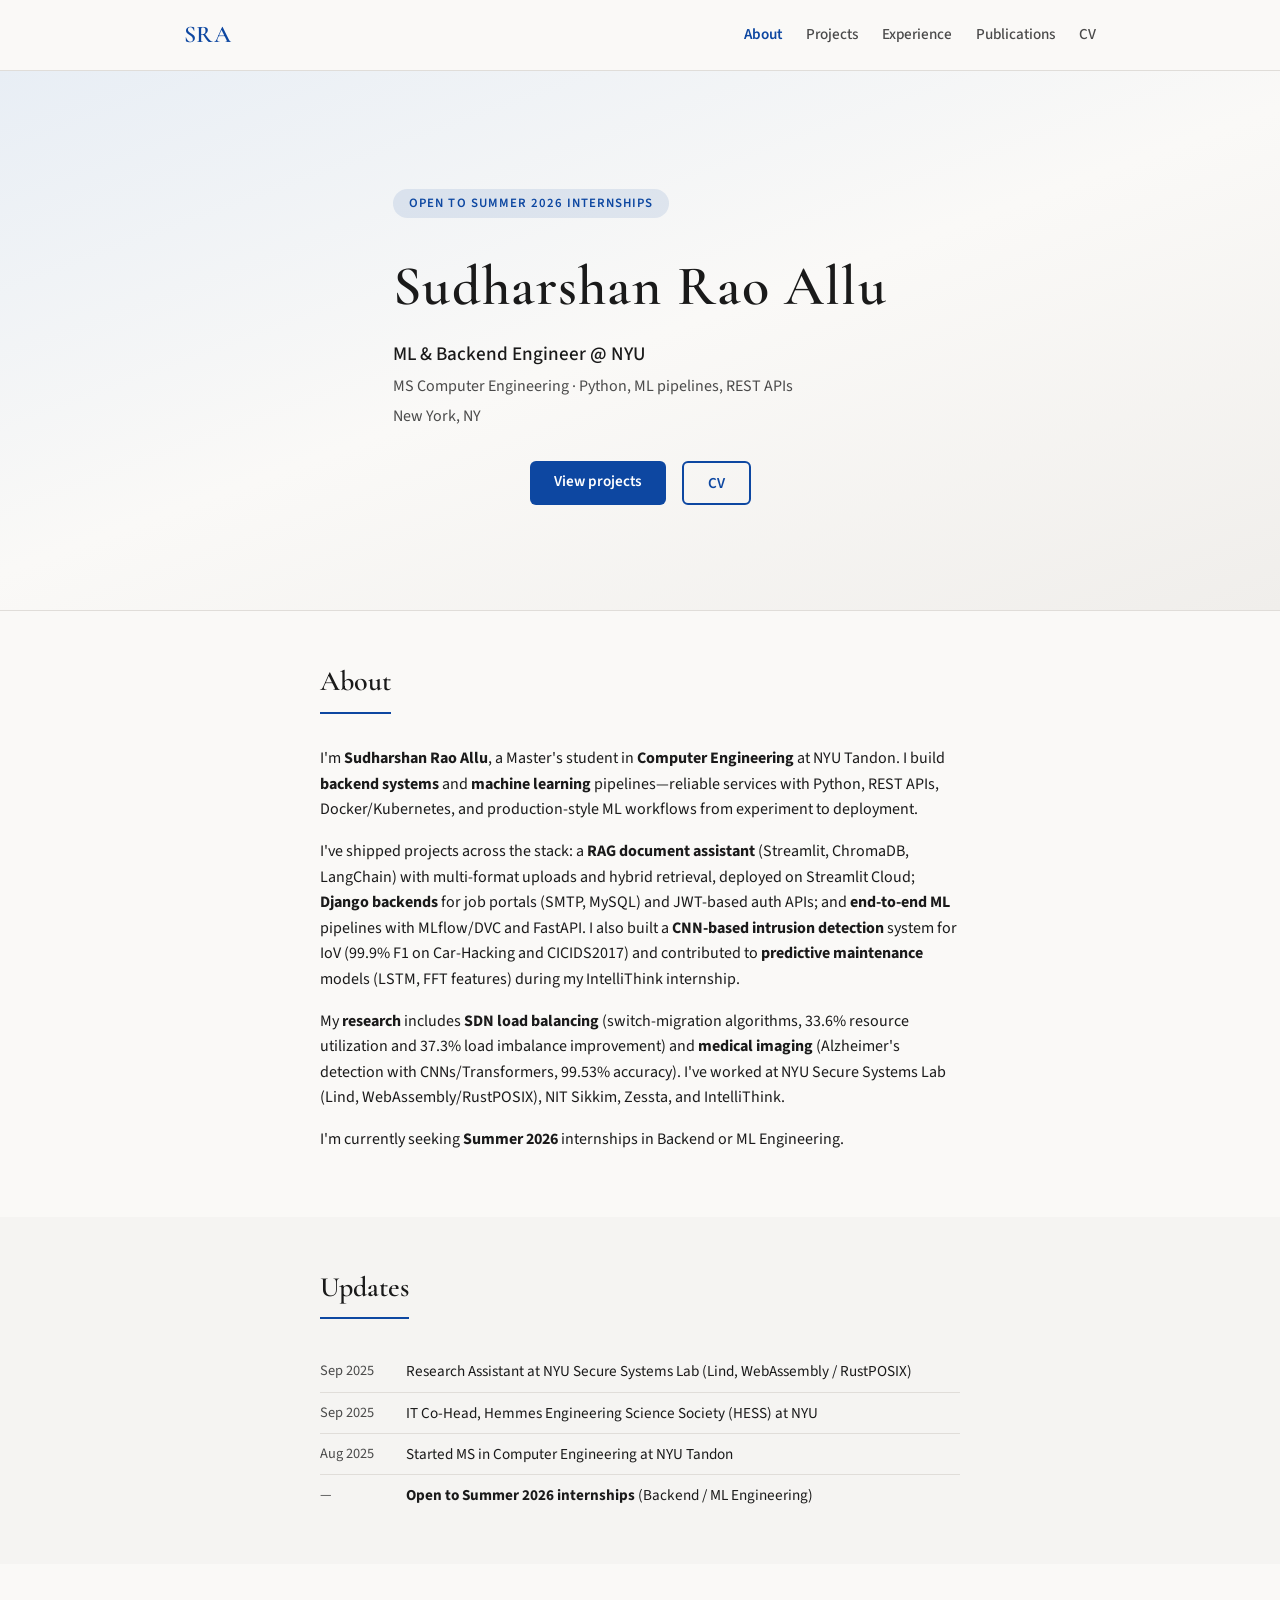
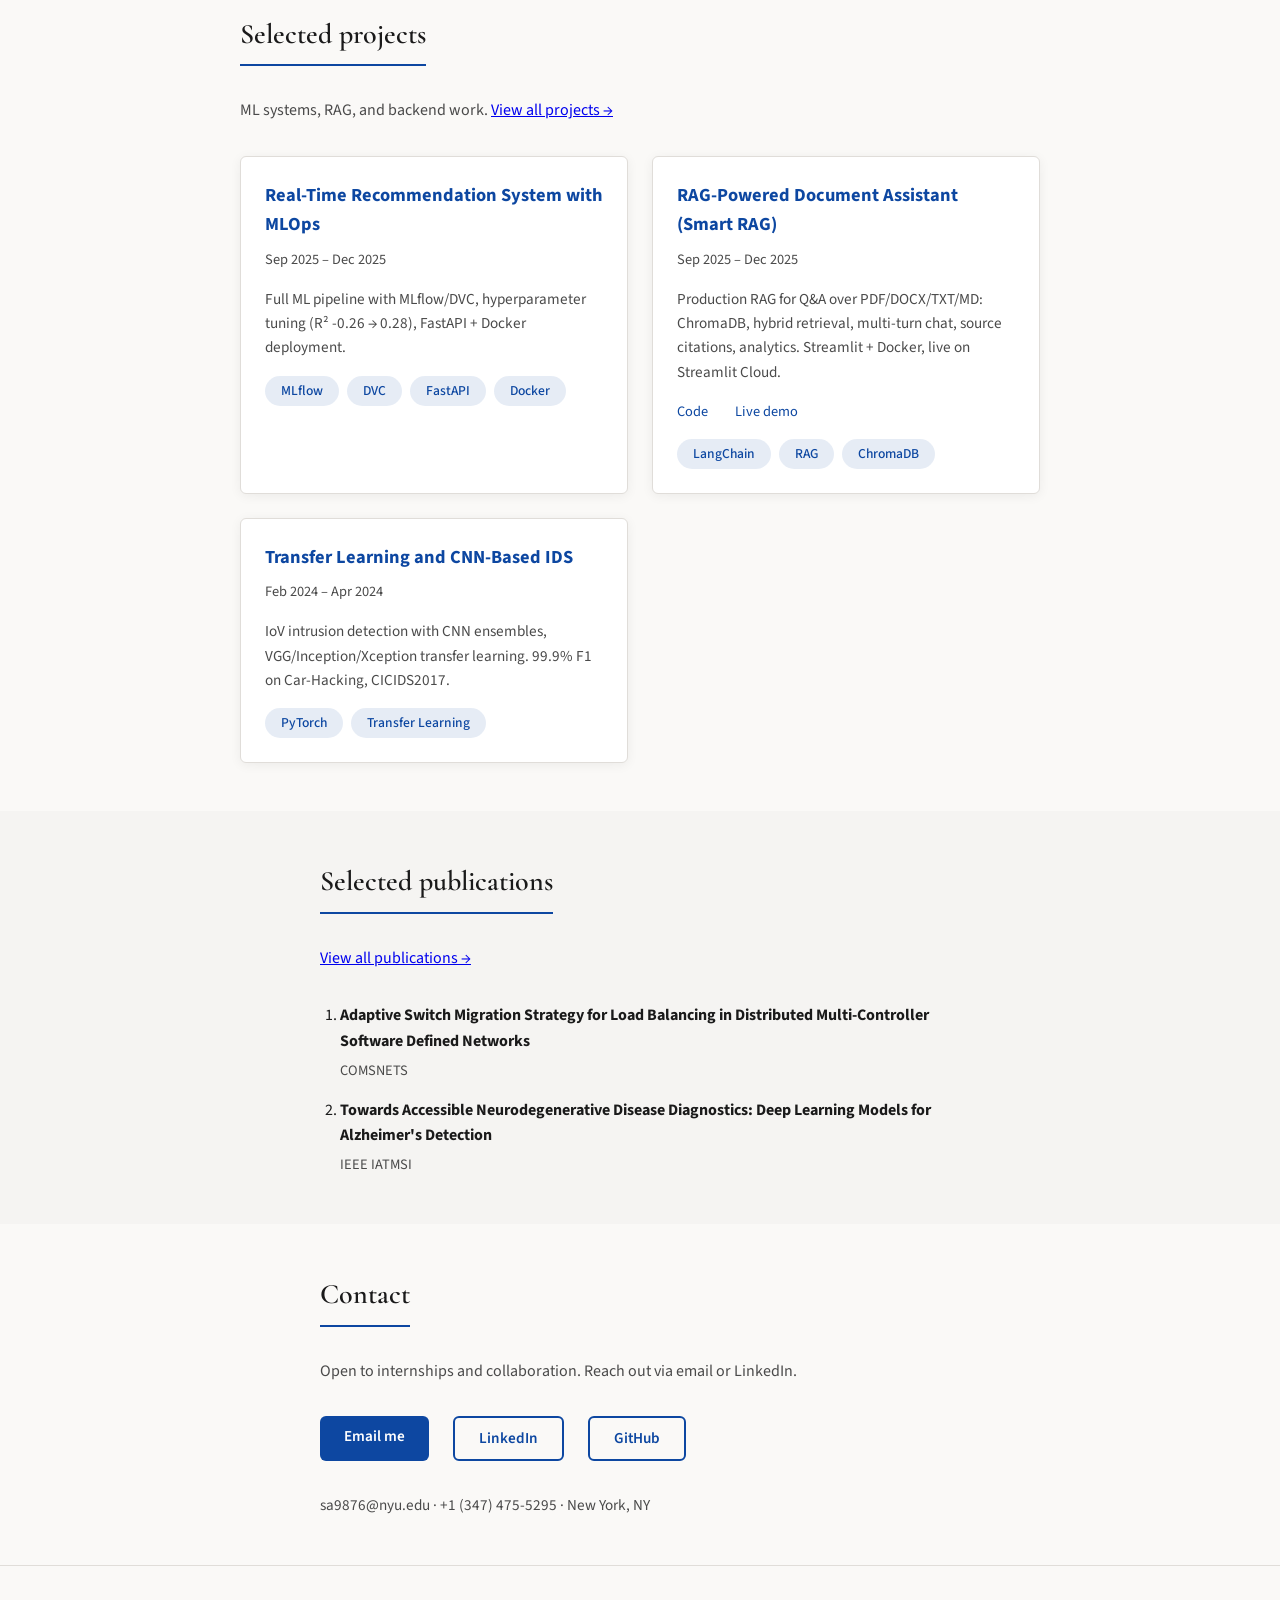
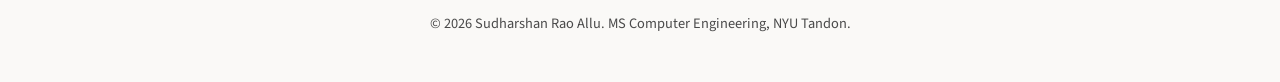
<file: index.html>
<!DOCTYPE html>
<html lang="en">
<head>
  <meta charset="UTF-8">
  <meta name="viewport" content="width=device-width, initial-scale=1.0">
  <title>Sudharshan Rao Allu | ML & Backend Engineer | NYU</title>
  <meta name="description" content="Sudharshan Rao Allu — MS Computer Engineering @ NYU. ML & Backend Engineer. Portfolio.">
  <link rel="preconnect" href="https://fonts.googleapis.com">
  <link rel="preconnect" href="https://fonts.gstatic.com" crossorigin>
  <link href="https://fonts.googleapis.com/css2?family=Cormorant+Garamond:ital,wght@0,400;0,600;1,400&family=Source+Sans+3:wght@400;500;600;700&display=swap" rel="stylesheet">
  <link rel="stylesheet" href="styles.css">
</head>
<body class="page-about">
  <header class="site-header" id="header">
    <nav class="nav" aria-label="Main navigation">
      <a href="index.html" class="nav-logo">SRA</a>
      <button class="nav-toggle" aria-label="Toggle menu" aria-expanded="false">
        <span></span><span></span><span></span>
      </button>
      <ul class="nav-links">
        <li><a href="index.html">About</a></li>
        <li><a href="projects.html">Projects</a></li>
        <li><a href="experience.html">Experience</a></li>
        <li><a href="publications.html">Publications</a></li>
        <li><a href="cv.html">CV</a></li>
      </ul>
    </nav>
  </header>

  <main>
    <section class="hero hero-compact" id="hero">
      <div class="container">
        <p class="hero-badge">Open to Summer 2026 internships</p>
        <h1 class="hero-name">Sudharshan Rao Allu</h1>
        <p class="hero-tagline">ML & Backend Engineer @ NYU</p>
        <p class="hero-subtitle">MS Computer Engineering · Python, ML pipelines, REST APIs</p>
        <p class="hero-location">New York, NY</p>
        <div class="hero-cta">
          <a href="projects.html" class="btn btn-primary">View projects</a>
          <a href="cv.html" class="btn btn-secondary">CV</a>
        </div>
      </div>
    </section>

    <section class="section">
      <div class="container container-narrow">
        <h2 class="section-title">About</h2>
        <div class="about-content">
          <p>I'm <strong>Sudharshan Rao Allu</strong>, a Master's student in <strong>Computer Engineering</strong> at NYU Tandon. I build <strong>backend systems</strong> and <strong>machine learning</strong> pipelines—reliable services with Python, REST APIs, Docker/Kubernetes, and production-style ML workflows from experiment to deployment.</p>
          <p>I've shipped projects across the stack: a <strong>RAG document assistant</strong> (Streamlit, ChromaDB, LangChain) with multi-format uploads and hybrid retrieval, deployed on Streamlit Cloud; <strong>Django backends</strong> for job portals (SMTP, MySQL) and JWT-based auth APIs; and <strong>end-to-end ML</strong> pipelines with MLflow/DVC and FastAPI. I also built a <strong>CNN-based intrusion detection</strong> system for IoV (99.9% F1 on Car-Hacking and CICIDS2017) and contributed to <strong>predictive maintenance</strong> models (LSTM, FFT features) during my IntelliThink internship.</p>
          <p>My <strong>research</strong> includes <strong>SDN load balancing</strong> (switch-migration algorithms, 33.6% resource utilization and 37.3% load imbalance improvement) and <strong>medical imaging</strong> (Alzheimer's detection with CNNs/Transformers, 99.53% accuracy). I've worked at NYU Secure Systems Lab (Lind, WebAssembly/RustPOSIX), NIT Sikkim, Zessta, and IntelliThink.</p>
          <p>I'm currently seeking <strong>Summer 2026</strong> internships in Backend or ML Engineering.</p>
        </div>
      </div>
    </section>

    <section class="section alt-bg">
      <div class="container container-narrow">
        <h2 class="section-title">Updates</h2>
        <div class="updates-table-wrap">
          <table class="updates-table">
            <tbody>
              <tr>
                <td class="updates-date">Sep 2025</td>
                <td>Research Assistant at NYU Secure Systems Lab (Lind, WebAssembly / RustPOSIX)</td>
              </tr>
              <tr>
                <td class="updates-date">Sep 2025</td>
                <td>IT Co-Head, Hemmes Engineering Science Society (HESS) at NYU</td>
              </tr>
              <tr>
                <td class="updates-date">Aug 2025</td>
                <td>Started MS in Computer Engineering at NYU Tandon</td>
              </tr>
              <tr>
                <td class="updates-date">—</td>
                <td><strong>Open to Summer 2026 internships</strong> (Backend / ML Engineering)</td>
              </tr>
            </tbody>
          </table>
        </div>
      </div>
    </section>

    <section class="section">
      <div class="container">
        <h2 class="section-title">Selected projects</h2>
        <p class="section-intro">ML systems, RAG, and backend work. <a href="projects.html">View all projects →</a></p>
        <div class="project-cards project-cards-preview">
          <article class="project-card">
            <h3><a href="projects.html#mlops">Real-Time Recommendation System with MLOps</a></h3>
            <p class="project-meta">Sep 2025 – Dec 2025</p>
            <p class="project-desc">Full ML pipeline with MLflow/DVC, hyperparameter tuning (R² -0.26 → 0.28), FastAPI + Docker deployment.</p>
            <ul class="project-skills">
              <li>MLflow</li>
              <li>DVC</li>
              <li>FastAPI</li>
              <li>Docker</li>
            </ul>
          </article>
          <article class="project-card">
            <h3><a href="projects.html#rag">RAG-Powered Document Assistant (Smart RAG)</a></h3>
            <p class="project-meta">Sep 2025 – Dec 2025</p>
            <p class="project-desc">Production RAG for Q&A over PDF/DOCX/TXT/MD: ChromaDB, hybrid retrieval, multi-turn chat, source citations, analytics. Streamlit + Docker, live on Streamlit Cloud.</p>
            <p class="project-links">
              <a href="https://github.com/AlluSudharshanRao/smart-rag-assistant" target="_blank" rel="noopener noreferrer">Code</a>
              <a href="https://smart-rag-assistant.streamlit.app/" target="_blank" rel="noopener noreferrer">Live demo</a>
            </p>
            <ul class="project-skills">
              <li>LangChain</li>
              <li>RAG</li>
              <li>ChromaDB</li>
            </ul>
          </article>
          <article class="project-card">
            <h3><a href="projects.html#ids">Transfer Learning and CNN-Based IDS</a></h3>
            <p class="project-meta">Feb 2024 – Apr 2024</p>
            <p class="project-desc">IoV intrusion detection with CNN ensembles, VGG/Inception/Xception transfer learning. 99.9% F1 on Car-Hacking, CICIDS2017.</p>
            <ul class="project-skills">
              <li>PyTorch</li>
              <li>Transfer Learning</li>
            </ul>
          </article>
        </div>
      </div>
    </section>

    <section class="section alt-bg">
      <div class="container container-narrow">
        <h2 class="section-title">Selected publications</h2>
        <p class="section-intro"><a href="publications.html">View all publications →</a></p>
        <ol class="pub-list pub-list-numbered">
          <li>
            <strong><a href="https://ieeexplore.ieee.org/abstract/document/10885650" target="_blank" rel="noopener noreferrer">Adaptive Switch Migration Strategy for Load Balancing in Distributed Multi-Controller Software Defined Networks</a></strong><br>
            <span class="pub-venue">COMSNETS</span>
          </li>
          <li>
            <strong><a href="https://ieeexplore.ieee.org/document/10984866" target="_blank" rel="noopener noreferrer">Towards Accessible Neurodegenerative Disease Diagnostics: Deep Learning Models for Alzheimer's Detection</a></strong><br>
            <span class="pub-venue">IEEE IATMSI</span>
          </li>
        </ol>
      </div>
    </section>

    <section class="section">
      <div class="container container-narrow">
        <h2 class="section-title">Contact</h2>
        <p class="section-intro">Open to internships and collaboration. Reach out via email or LinkedIn.</p>
        <div class="contact-cta">
          <a href="mailto:sa9876@nyu.edu" class="btn btn-primary">Email me</a>
          <a href="https://www.linkedin.com/in/sudharshanraoallu" target="_blank" rel="noopener noreferrer" class="btn btn-secondary">LinkedIn</a>
          <a href="https://github.com/AlluSudharshanRao" target="_blank" rel="noopener noreferrer" class="btn btn-secondary">GitHub</a>
        </div>
        <p class="contact-note">sa9876@nyu.edu · +1 (347) 475-5295 · New York, NY</p>
      </div>
    </section>
  </main>

  <footer class="site-footer">
    <div class="container">
      <p>© <span id="year"></span> Sudharshan Rao Allu. MS Computer Engineering, NYU Tandon.</p>
    </div>
  </footer>

  <script src="script.js"></script>
</body>
</html>
</file>
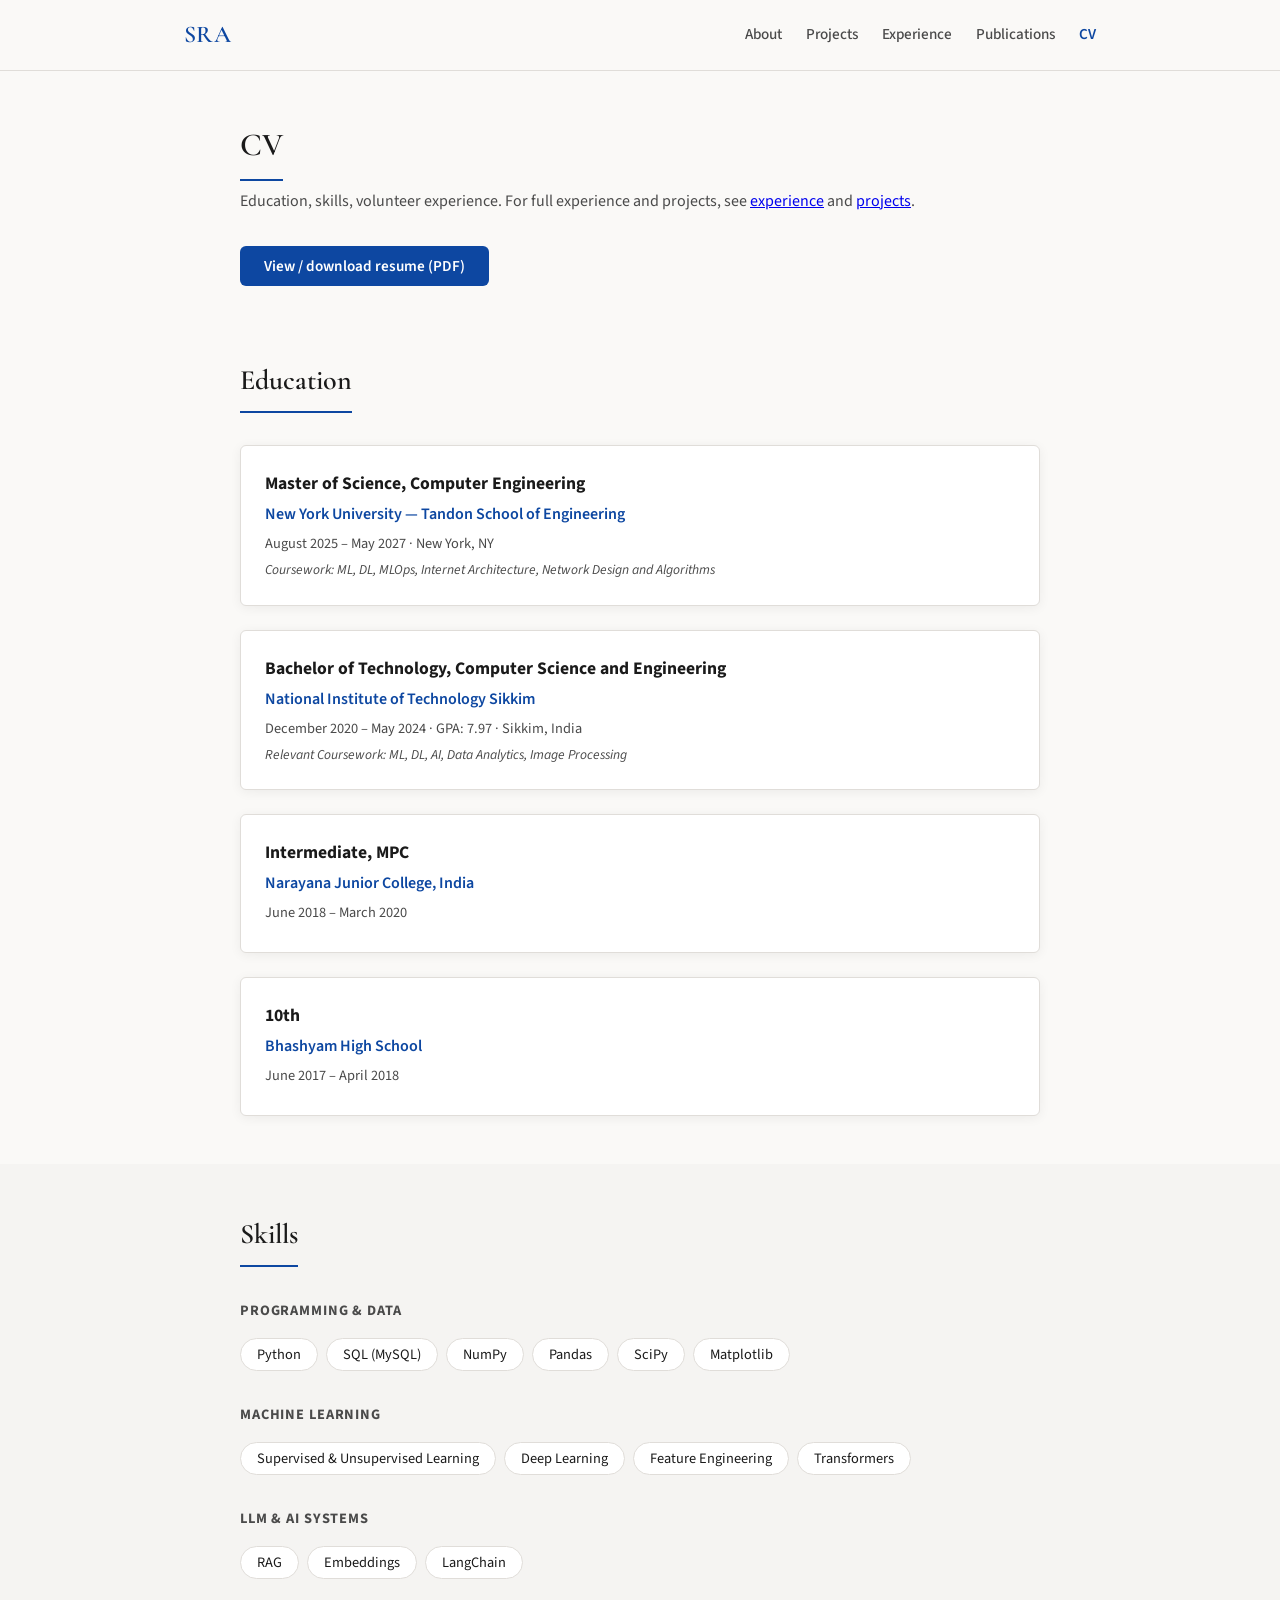
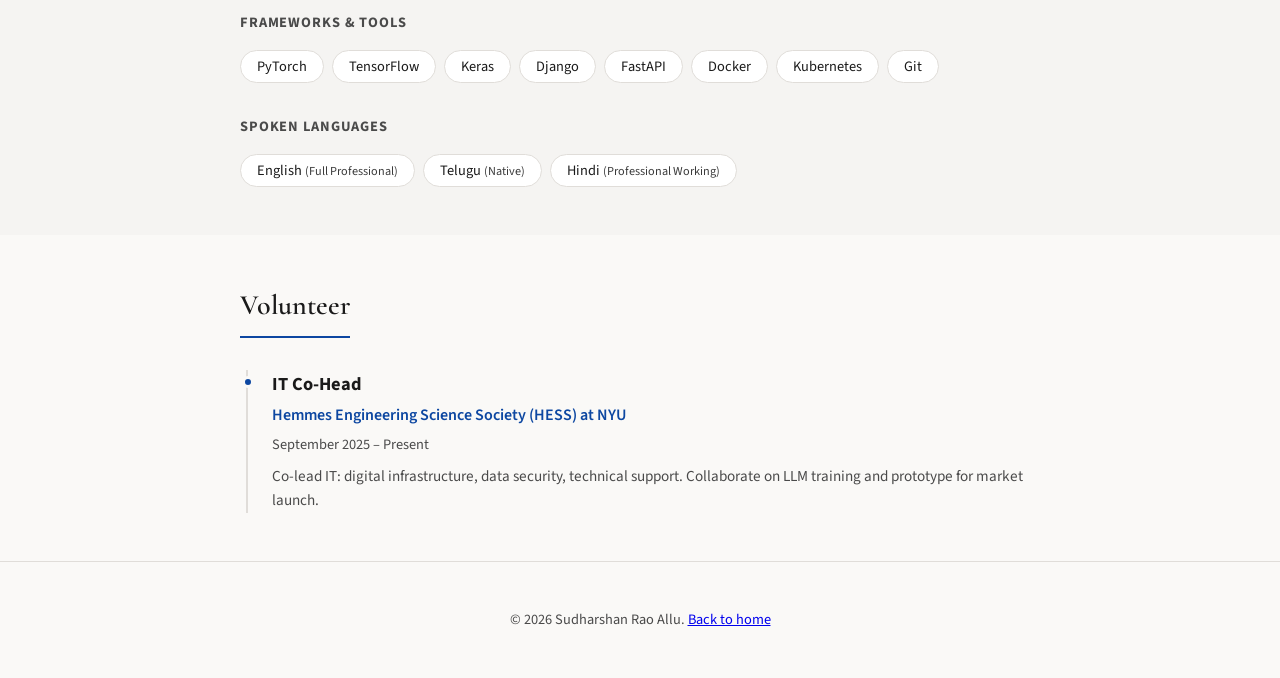
<file: cv.html>
<!DOCTYPE html>
<html lang="en">
<head>
  <meta charset="UTF-8">
  <meta name="viewport" content="width=device-width, initial-scale=1.0">
  <title>CV | Sudharshan Rao Allu</title>
  <meta name="description" content="CV — Education, skills, volunteer. Sudharshan Rao Allu.">
  <link rel="preconnect" href="https://fonts.googleapis.com">
  <link rel="preconnect" href="https://fonts.gstatic.com" crossorigin>
  <link href="https://fonts.googleapis.com/css2?family=Cormorant+Garamond:ital,wght@0,400;0,600;1,400&family=Source+Sans+3:wght@400;500;600;700&display=swap" rel="stylesheet">
  <link rel="stylesheet" href="styles.css">
</head>
<body class="page-cv">
  <header class="site-header" id="header">
    <nav class="nav" aria-label="Main navigation">
      <a href="index.html" class="nav-logo">SRA</a>
      <button class="nav-toggle" aria-label="Toggle menu" aria-expanded="false">
        <span></span><span></span><span></span>
      </button>
      <ul class="nav-links">
        <li><a href="index.html">About</a></li>
        <li><a href="projects.html">Projects</a></li>
        <li><a href="experience.html">Experience</a></li>
        <li><a href="publications.html">Publications</a></li>
        <li><a href="cv.html">CV</a></li>
      </ul>
    </nav>
  </header>

  <main>
    <section class="section page-head">
      <div class="container">
        <h1 class="page-title">CV</h1>
        <p class="section-intro">Education, skills, volunteer experience. For full experience and projects, see <a href="experience.html">experience</a> and <a href="projects.html">projects</a>.</p>
        <div class="cv-download">
          <a href="https://drive.google.com/file/d/1S9ycVc-dWOL4a_rOeP2IlCRQZCybkio6/view?usp=sharing" class="btn btn-primary" target="_blank" rel="noopener noreferrer">View / download resume (PDF)</a>
        </div>
      </div>
    </section>

    <section class="section">
      <div class="container">
        <h2 class="section-title">Education</h2>
        <div class="cards">
          <article class="card">
            <h3>Master of Science, Computer Engineering</h3>
            <p class="company">New York University — Tandon School of Engineering</p>
            <p class="meta">August 2025 – May 2027 · New York, NY</p>
            <p class="coursework">Coursework: ML, DL, MLOps, Internet Architecture, Network Design and Algorithms</p>
          </article>
          <article class="card">
            <h3>Bachelor of Technology, Computer Science and Engineering</h3>
            <p class="company">National Institute of Technology Sikkim</p>
            <p class="meta">December 2020 – May 2024 · GPA: 7.97 · Sikkim, India</p>
            <p class="coursework">Relevant Coursework: ML, DL, AI, Data Analytics, Image Processing</p>
          </article>
          <article class="card">
            <h3>Intermediate, MPC</h3>
            <p class="company">Narayana Junior College, India</p>
            <p class="meta">June 2018 – March 2020</p>
          </article>
          <article class="card">
            <h3>10th</h3>
            <p class="company">Bhashyam High School</p>
            <p class="meta">June 2017 – April 2018</p>
          </article>
        </div>
      </div>
    </section>

    <section class="section alt-bg">
      <div class="container">
        <h2 class="section-title">Skills</h2>
        <div class="skills-grid">
          <div class="skill-group">
            <h4>Programming & data</h4>
            <ul class="skill-tags">
              <li>Python</li>
              <li>SQL (MySQL)</li>
              <li>NumPy</li>
              <li>Pandas</li>
              <li>SciPy</li>
              <li>Matplotlib</li>
            </ul>
          </div>
          <div class="skill-group">
            <h4>Machine learning</h4>
            <ul class="skill-tags">
              <li>Supervised & Unsupervised Learning</li>
              <li>Deep Learning</li>
              <li>Feature Engineering</li>
              <li>Transformers</li>
            </ul>
          </div>
          <div class="skill-group">
            <h4>LLM & AI systems</h4>
            <ul class="skill-tags">
              <li>RAG</li>
              <li>Embeddings</li>
              <li>LangChain</li>
            </ul>
          </div>
          <div class="skill-group">
            <h4>Frameworks & tools</h4>
            <ul class="skill-tags">
              <li>PyTorch</li>
              <li>TensorFlow</li>
              <li>Keras</li>
              <li>Django</li>
              <li>FastAPI</li>
              <li>Docker</li>
              <li>Kubernetes</li>
              <li>Git</li>
            </ul>
          </div>
          <div class="skill-group">
            <h4>Spoken languages</h4>
            <ul class="skill-tags lang-tags">
              <li>English <span>(Full Professional)</span></li>
              <li>Telugu <span>(Native)</span></li>
              <li>Hindi <span>(Professional Working)</span></li>
            </ul>
          </div>
        </div>
      </div>
    </section>

    <section class="section">
      <div class="container">
        <h2 class="section-title">Volunteer</h2>
        <div class="timeline">
          <article class="timeline-item">
            <div class="timeline-marker"></div>
            <div class="timeline-content">
              <h3>IT Co-Head</h3>
              <p class="company">Hemmes Engineering Science Society (HESS) at NYU</p>
              <p class="meta">September 2025 – Present</p>
              <p class="description">Co-lead IT: digital infrastructure, data security, technical support. Collaborate on LLM training and prototype for market launch.</p>
            </div>
          </article>
        </div>
      </div>
    </section>
  </main>

  <footer class="site-footer">
    <div class="container">
      <p>© <span id="year"></span> Sudharshan Rao Allu. <a href="index.html">Back to home</a></p>
    </div>
  </footer>

  <script src="script.js"></script>
</body>
</html>
</file>
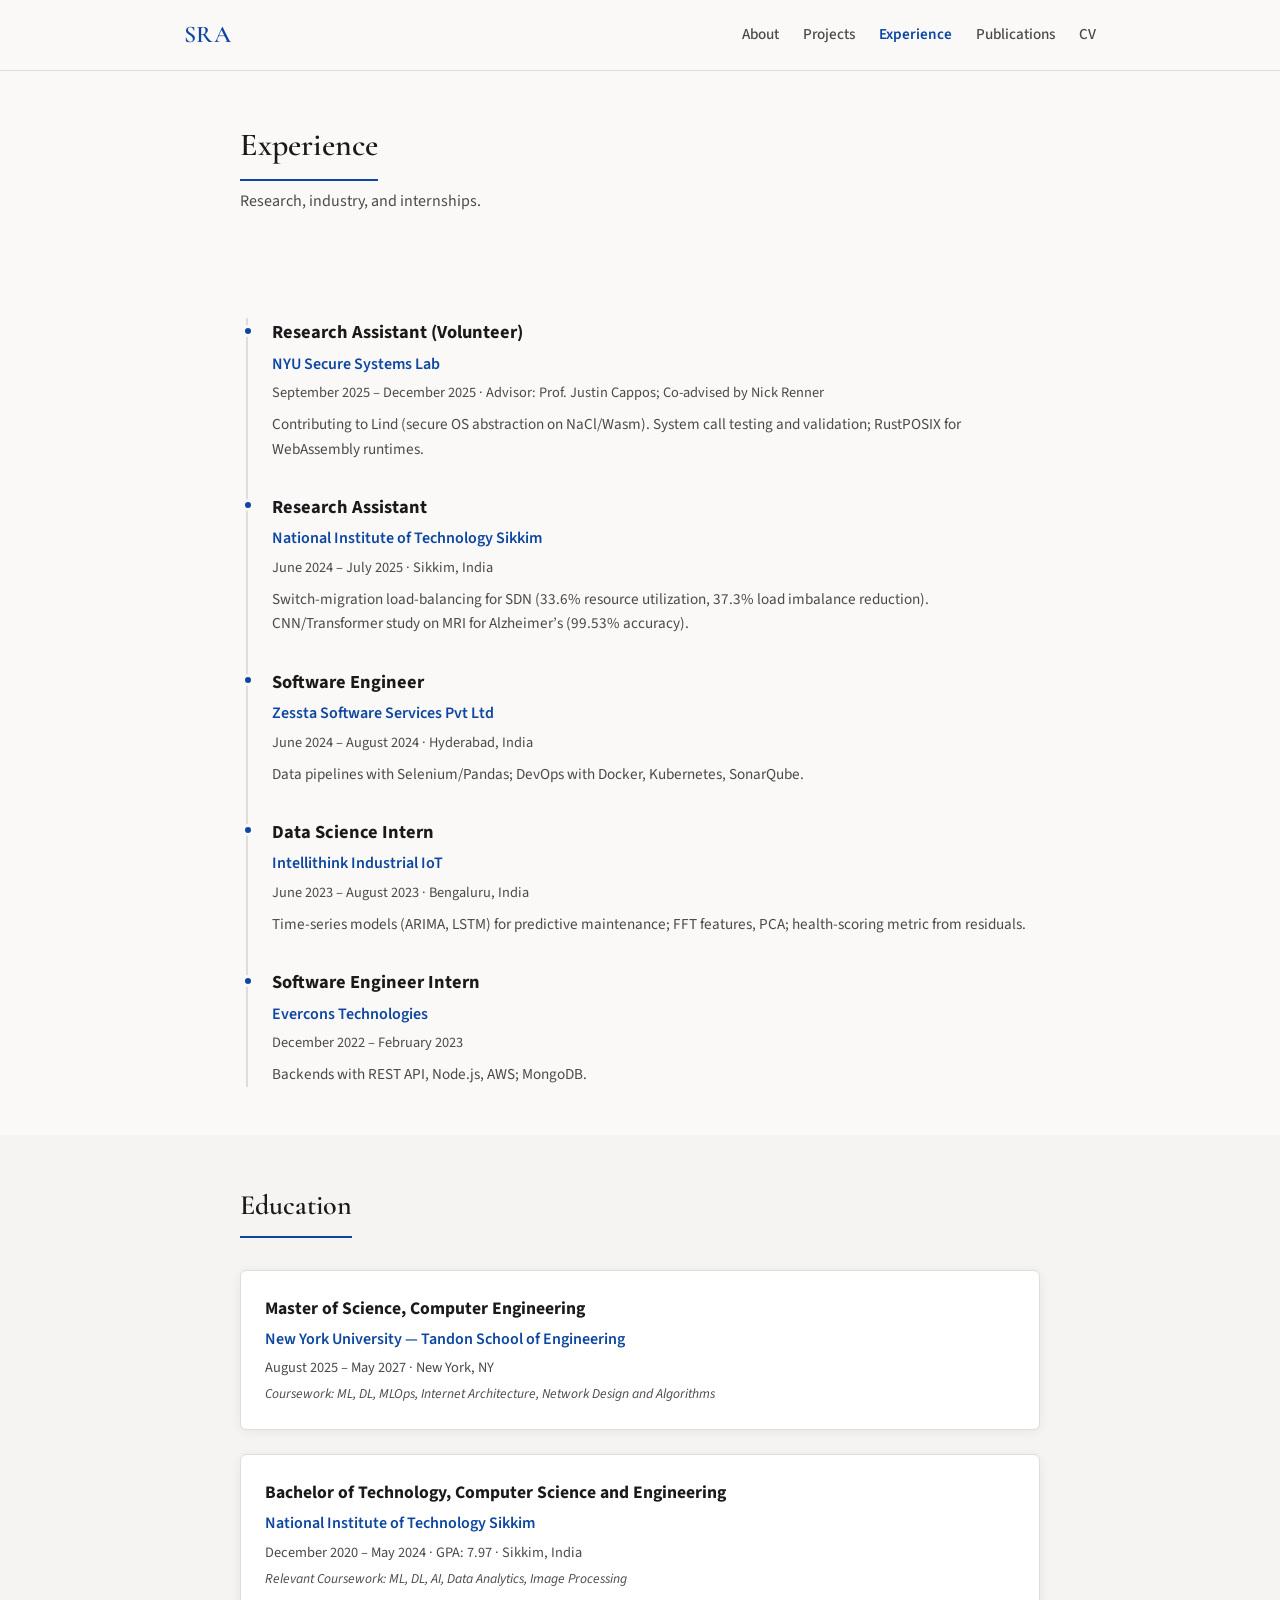
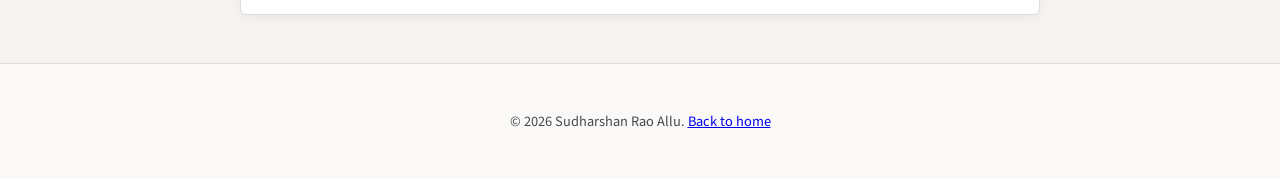
<file: experience.html>
<!DOCTYPE html>
<html lang="en">
<head>
  <meta charset="UTF-8">
  <meta name="viewport" content="width=device-width, initial-scale=1.0">
  <title>Experience | Sudharshan Rao Allu</title>
  <meta name="description" content="Experience — NYU, NIT Sikkim, Zessta, IntelliThink. Sudharshan Rao Allu.">
  <link rel="preconnect" href="https://fonts.googleapis.com">
  <link rel="preconnect" href="https://fonts.gstatic.com" crossorigin>
  <link href="https://fonts.googleapis.com/css2?family=Cormorant+Garamond:ital,wght@0,400;0,600;1,400&family=Source+Sans+3:wght@400;500;600;700&display=swap" rel="stylesheet">
  <link rel="stylesheet" href="styles.css">
</head>
<body class="page-experience">
  <header class="site-header" id="header">
    <nav class="nav" aria-label="Main navigation">
      <a href="index.html" class="nav-logo">SRA</a>
      <button class="nav-toggle" aria-label="Toggle menu" aria-expanded="false">
        <span></span><span></span><span></span>
      </button>
      <ul class="nav-links">
        <li><a href="index.html">About</a></li>
        <li><a href="projects.html">Projects</a></li>
        <li><a href="experience.html">Experience</a></li>
        <li><a href="publications.html">Publications</a></li>
        <li><a href="cv.html">CV</a></li>
      </ul>
    </nav>
  </header>

  <main>
    <section class="section page-head">
      <div class="container">
        <h1 class="page-title">Experience</h1>
        <p class="section-intro">Research, industry, and internships.</p>
      </div>
    </section>

    <section class="section">
      <div class="container">
        <div class="timeline">
          <article class="timeline-item">
            <div class="timeline-marker"></div>
            <div class="timeline-content">
              <h3>Research Assistant (Volunteer)</h3>
              <p class="company">NYU Secure Systems Lab</p>
              <p class="meta">September 2025 – December 2025 · Advisor: Prof. Justin Cappos; Co-advised by Nick Renner</p>
              <p class="description">Contributing to Lind (secure OS abstraction on NaCl/Wasm). System call testing and validation; RustPOSIX for WebAssembly runtimes.</p>
            </div>
          </article>
          <article class="timeline-item">
            <div class="timeline-marker"></div>
            <div class="timeline-content">
              <h3>Research Assistant</h3>
              <p class="company">National Institute of Technology Sikkim</p>
              <p class="meta">June 2024 – July 2025 · Sikkim, India</p>
              <p class="description">Switch-migration load-balancing for SDN (33.6% resource utilization, 37.3% load imbalance reduction). CNN/Transformer study on MRI for Alzheimer’s (99.53% accuracy).</p>
            </div>
          </article>
          <article class="timeline-item">
            <div class="timeline-marker"></div>
            <div class="timeline-content">
              <h3>Software Engineer</h3>
              <p class="company">Zessta Software Services Pvt Ltd</p>
              <p class="meta">June 2024 – August 2024 · Hyderabad, India</p>
              <p class="description">Data pipelines with Selenium/Pandas; DevOps with Docker, Kubernetes, SonarQube.</p>
            </div>
          </article>
          <article class="timeline-item">
            <div class="timeline-marker"></div>
            <div class="timeline-content">
              <h3>Data Science Intern</h3>
              <p class="company">Intellithink Industrial IoT</p>
              <p class="meta">June 2023 – August 2023 · Bengaluru, India</p>
              <p class="description">Time-series models (ARIMA, LSTM) for predictive maintenance; FFT features, PCA; health-scoring metric from residuals.</p>
            </div>
          </article>
          <article class="timeline-item">
            <div class="timeline-marker"></div>
            <div class="timeline-content">
              <h3>Software Engineer Intern</h3>
              <p class="company">Evercons Technologies</p>
              <p class="meta">December 2022 – February 2023</p>
              <p class="description">Backends with REST API, Node.js, AWS; MongoDB.</p>
            </div>
          </article>
        </div>
      </div>
    </section>

    <section class="section alt-bg">
      <div class="container">
        <h2 class="section-title">Education</h2>
        <div class="cards">
          <article class="card">
            <h3>Master of Science, Computer Engineering</h3>
            <p class="company">New York University — Tandon School of Engineering</p>
            <p class="meta">August 2025 – May 2027 · New York, NY</p>
            <p class="coursework">Coursework: ML, DL, MLOps, Internet Architecture, Network Design and Algorithms</p>
          </article>
          <article class="card">
            <h3>Bachelor of Technology, Computer Science and Engineering</h3>
            <p class="company">National Institute of Technology Sikkim</p>
            <p class="meta">December 2020 – May 2024 · GPA: 7.97 · Sikkim, India</p>
            <p class="coursework">Relevant Coursework: ML, DL, AI, Data Analytics, Image Processing</p>
          </article>
        </div>
      </div>
    </section>
  </main>

  <footer class="site-footer">
    <div class="container">
      <p>© <span id="year"></span> Sudharshan Rao Allu. <a href="index.html">Back to home</a></p>
    </div>
  </footer>

  <script src="script.js"></script>
</body>
</html>
</file>
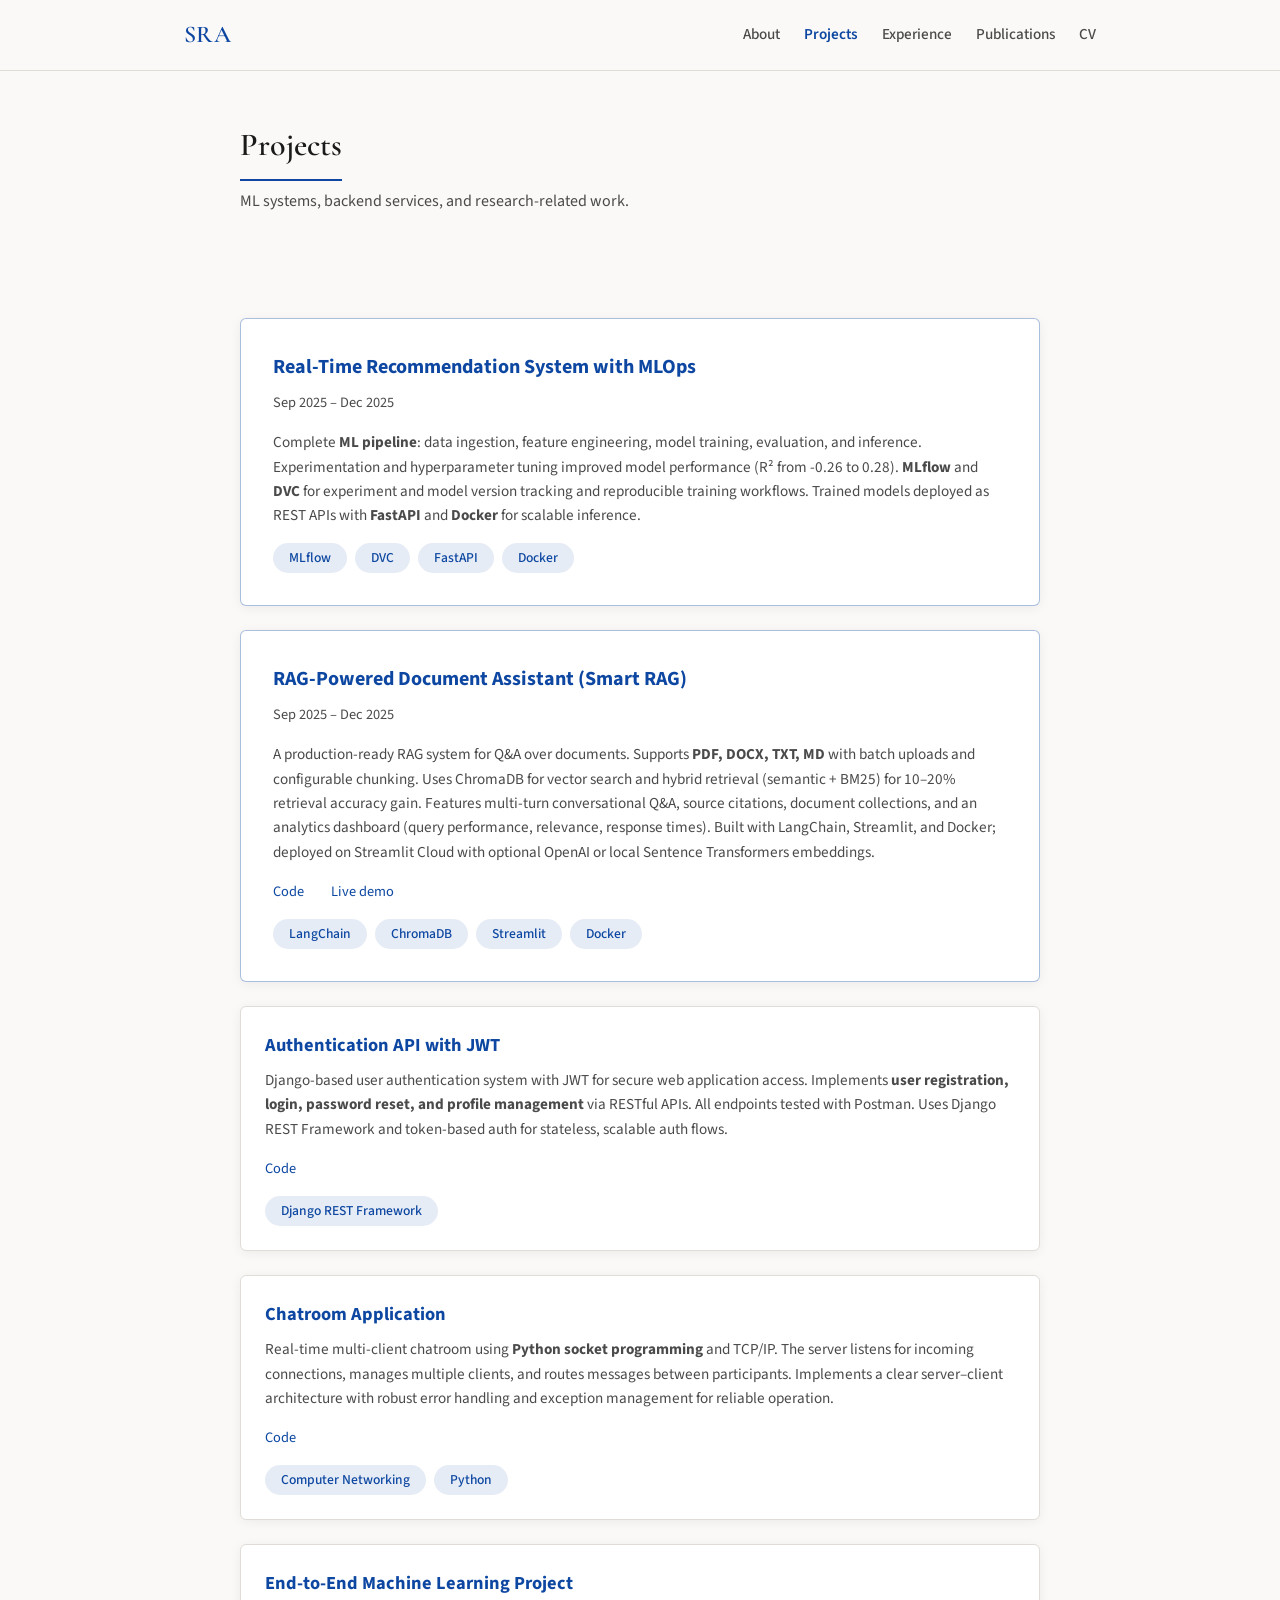
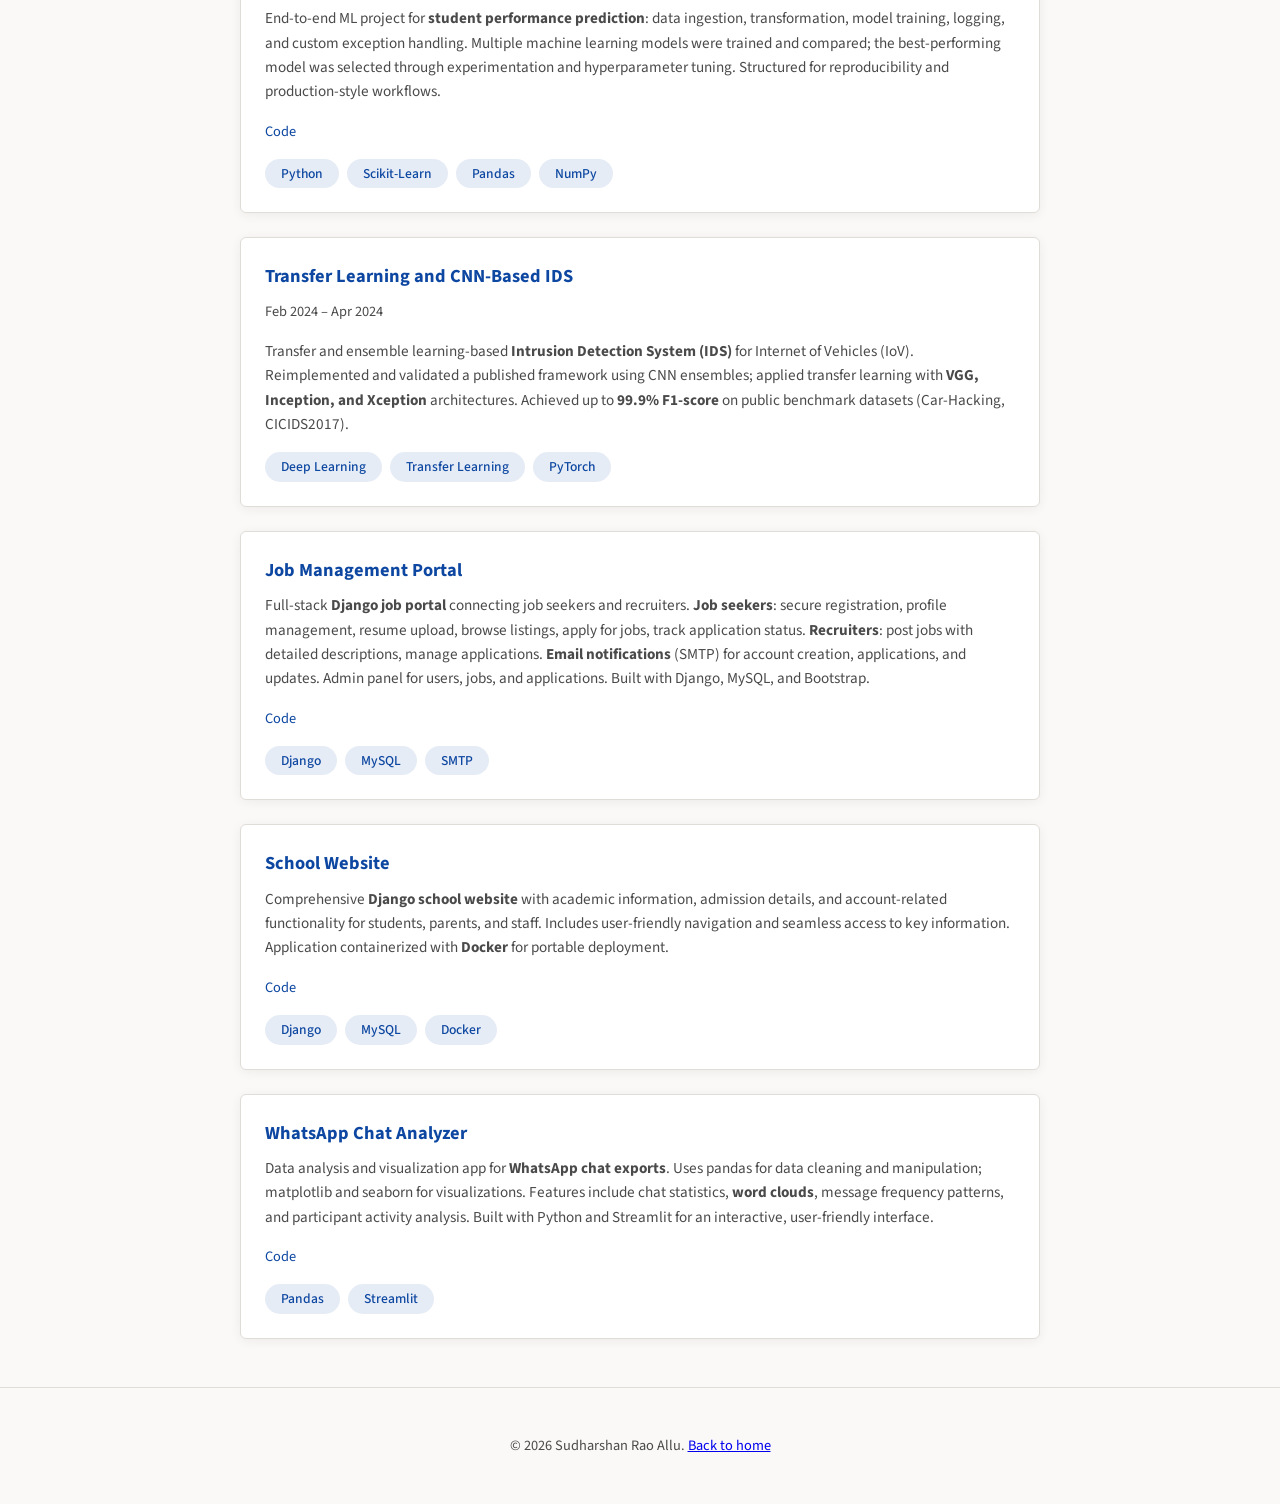
<file: projects.html>
<!DOCTYPE html>
<html lang="en">
<head>
  <meta charset="UTF-8">
  <meta name="viewport" content="width=device-width, initial-scale=1.0">
  <title>Projects | Sudharshan Rao Allu</title>
  <meta name="description" content="Projects — ML systems, RAG, backend. Sudharshan Rao Allu.">
  <link rel="preconnect" href="https://fonts.googleapis.com">
  <link rel="preconnect" href="https://fonts.gstatic.com" crossorigin>
  <link href="https://fonts.googleapis.com/css2?family=Cormorant+Garamond:ital,wght@0,400;0,600;1,400&family=Source+Sans+3:wght@400;500;600;700&display=swap" rel="stylesheet">
  <link rel="stylesheet" href="styles.css">
</head>
<body class="page-projects">
  <header class="site-header" id="header">
    <nav class="nav" aria-label="Main navigation">
      <a href="index.html" class="nav-logo">SRA</a>
      <button class="nav-toggle" aria-label="Toggle menu" aria-expanded="false">
        <span></span><span></span><span></span>
      </button>
      <ul class="nav-links">
        <li><a href="index.html">About</a></li>
        <li><a href="projects.html">Projects</a></li>
        <li><a href="experience.html">Experience</a></li>
        <li><a href="publications.html">Publications</a></li>
        <li><a href="cv.html">CV</a></li>
      </ul>
    </nav>
  </header>

  <main>
    <section class="section page-head">
      <div class="container">
        <h1 class="page-title">Projects</h1>
        <p class="section-intro">ML systems, backend services, and research-related work.</p>
      </div>
    </section>

    <section class="section">
      <div class="container">
        <div class="project-cards">
          <article class="project-card featured" id="mlops">
            <h3>Real-Time Recommendation System with MLOps</h3>
            <p class="project-meta">Sep 2025 – Dec 2025</p>
            <p class="project-desc">Complete <strong>ML pipeline</strong>: data ingestion, feature engineering, model training, evaluation, and inference. Experimentation and hyperparameter tuning improved model performance (R² from -0.26 to 0.28). <strong>MLflow</strong> and <strong>DVC</strong> for experiment and model version tracking and reproducible training workflows. Trained models deployed as REST APIs with <strong>FastAPI</strong> and <strong>Docker</strong> for scalable inference.</p>
            <ul class="project-skills">
              <li>MLflow</li>
              <li>DVC</li>
              <li>FastAPI</li>
              <li>Docker</li>
            </ul>
          </article>
          <article class="project-card featured" id="rag">
            <h3>RAG-Powered Document Assistant (Smart RAG)</h3>
            <p class="project-meta">Sep 2025 – Dec 2025</p>
            <p class="project-desc">A production-ready RAG system for Q&A over documents. Supports <strong>PDF, DOCX, TXT, MD</strong> with batch uploads and configurable chunking. Uses ChromaDB for vector search and hybrid retrieval (semantic + BM25) for 10–20% retrieval accuracy gain. Features multi-turn conversational Q&A, source citations, document collections, and an analytics dashboard (query performance, relevance, response times). Built with LangChain, Streamlit, and Docker; deployed on Streamlit Cloud with optional OpenAI or local Sentence Transformers embeddings.</p>
            <p class="project-links">
              <a href="https://github.com/AlluSudharshanRao/smart-rag-assistant" target="_blank" rel="noopener noreferrer">Code</a>
              <a href="https://smart-rag-assistant.streamlit.app/" target="_blank" rel="noopener noreferrer">Live demo</a>
            </p>
            <ul class="project-skills">
              <li>LangChain</li>
              <li>ChromaDB</li>
              <li>Streamlit</li>
              <li>Docker</li>
            </ul>
          </article>
          <article class="project-card" id="auth-api">
            <h3>Authentication API with JWT</h3>
            <p class="project-desc">Django-based user authentication system with JWT for secure web application access. Implements <strong>user registration, login, password reset, and profile management</strong> via RESTful APIs. All endpoints tested with Postman. Uses Django REST Framework and token-based auth for stateless, scalable auth flows.</p>
            <p class="project-links">
              <a href="https://github.com/AlluSudharshanRao/Authentication-API-with-JWT" target="_blank" rel="noopener noreferrer">Code</a>
            </p>
            <ul class="project-skills">
              <li>Django REST Framework</li>
            </ul>
          </article>
          <article class="project-card">
            <h3>Chatroom Application</h3>
            <p class="project-desc">Real-time multi-client chatroom using <strong>Python socket programming</strong> and TCP/IP. The server listens for incoming connections, manages multiple clients, and routes messages between participants. Implements a clear server–client architecture with robust error handling and exception management for reliable operation.</p>
            <p class="project-links">
              <a href="https://github.com/AlluSudharshanRao/Chat-Application" target="_blank" rel="noopener noreferrer">Code</a>
            </p>
            <ul class="project-skills">
              <li>Computer Networking</li>
              <li>Python</li>
            </ul>
          </article>
          <article class="project-card">
            <h3>End-to-End Machine Learning Project</h3>
            <p class="project-desc">End-to-end ML project for <strong>student performance prediction</strong>: data ingestion, transformation, model training, logging, and custom exception handling. Multiple machine learning models were trained and compared; the best-performing model was selected through experimentation and hyperparameter tuning. Structured for reproducibility and production-style workflows.</p>
            <p class="project-links">
              <a href="https://github.com/AlluSudharshanRao/mlproject" target="_blank" rel="noopener noreferrer">Code</a>
            </p>
            <ul class="project-skills">
              <li>Python</li>
              <li>Scikit-Learn</li>
              <li>Pandas</li>
              <li>NumPy</li>
            </ul>
          </article>
          <article class="project-card" id="ids">
            <h3>Transfer Learning and CNN-Based IDS</h3>
            <p class="project-meta">Feb 2024 – Apr 2024</p>
            <p class="project-desc">Transfer and ensemble learning-based <strong>Intrusion Detection System (IDS)</strong> for Internet of Vehicles (IoV). Reimplemented and validated a published framework using CNN ensembles; applied transfer learning with <strong>VGG, Inception, and Xception</strong> architectures. Achieved up to <strong>99.9% F1-score</strong> on public benchmark datasets (Car-Hacking, CICIDS2017).</p>
            <ul class="project-skills">
              <li>Deep Learning</li>
              <li>Transfer Learning</li>
              <li>PyTorch</li>
            </ul>
          </article>
          <article class="project-card">
            <h3>Job Management Portal</h3>
            <p class="project-desc">Full-stack <strong>Django job portal</strong> connecting job seekers and recruiters. <strong>Job seekers</strong>: secure registration, profile management, resume upload, browse listings, apply for jobs, track application status. <strong>Recruiters</strong>: post jobs with detailed descriptions, manage applications. <strong>Email notifications</strong> (SMTP) for account creation, applications, and updates. Admin panel for users, jobs, and applications. Built with Django, MySQL, and Bootstrap.</p>
            <p class="project-links">
              <a href="https://github.com/AlluSudharshanRao/Job-Portal-Management" target="_blank" rel="noopener noreferrer">Code</a>
            </p>
            <ul class="project-skills">
              <li>Django</li>
              <li>MySQL</li>
              <li>SMTP</li>
            </ul>
          </article>
          <article class="project-card">
            <h3>School Website</h3>
            <p class="project-desc">Comprehensive <strong>Django school website</strong> with academic information, admission details, and account-related functionality for students, parents, and staff. Includes user-friendly navigation and seamless access to key information. Application containerized with <strong>Docker</strong> for portable deployment.</p>
            <p class="project-links">
              <a href="https://github.com/AlluSudharshanRao/School-Website" target="_blank" rel="noopener noreferrer">Code</a>
            </p>
            <ul class="project-skills">
              <li>Django</li>
              <li>MySQL</li>
              <li>Docker</li>
            </ul>
          </article>
          <article class="project-card">
            <h3>WhatsApp Chat Analyzer</h3>
            <p class="project-desc">Data analysis and visualization app for <strong>WhatsApp chat exports</strong>. Uses pandas for data cleaning and manipulation; matplotlib and seaborn for visualizations. Features include chat statistics, <strong>word clouds</strong>, message frequency patterns, and participant activity analysis. Built with Python and Streamlit for an interactive, user-friendly interface.</p>
            <p class="project-links">
              <a href="https://github.com/AlluSudharshanRao/WhatsApp_Chat_Analyser" target="_blank" rel="noopener noreferrer">Code</a>
            </p>
            <ul class="project-skills">
              <li>Pandas</li>
              <li>Streamlit</li>
            </ul>
          </article>
        </div>
      </div>
    </section>
  </main>

  <footer class="site-footer">
    <div class="container">
      <p>© <span id="year"></span> Sudharshan Rao Allu. <a href="index.html">Back to home</a></p>
    </div>
  </footer>

  <script src="script.js"></script>
</body>
</html>
</file>
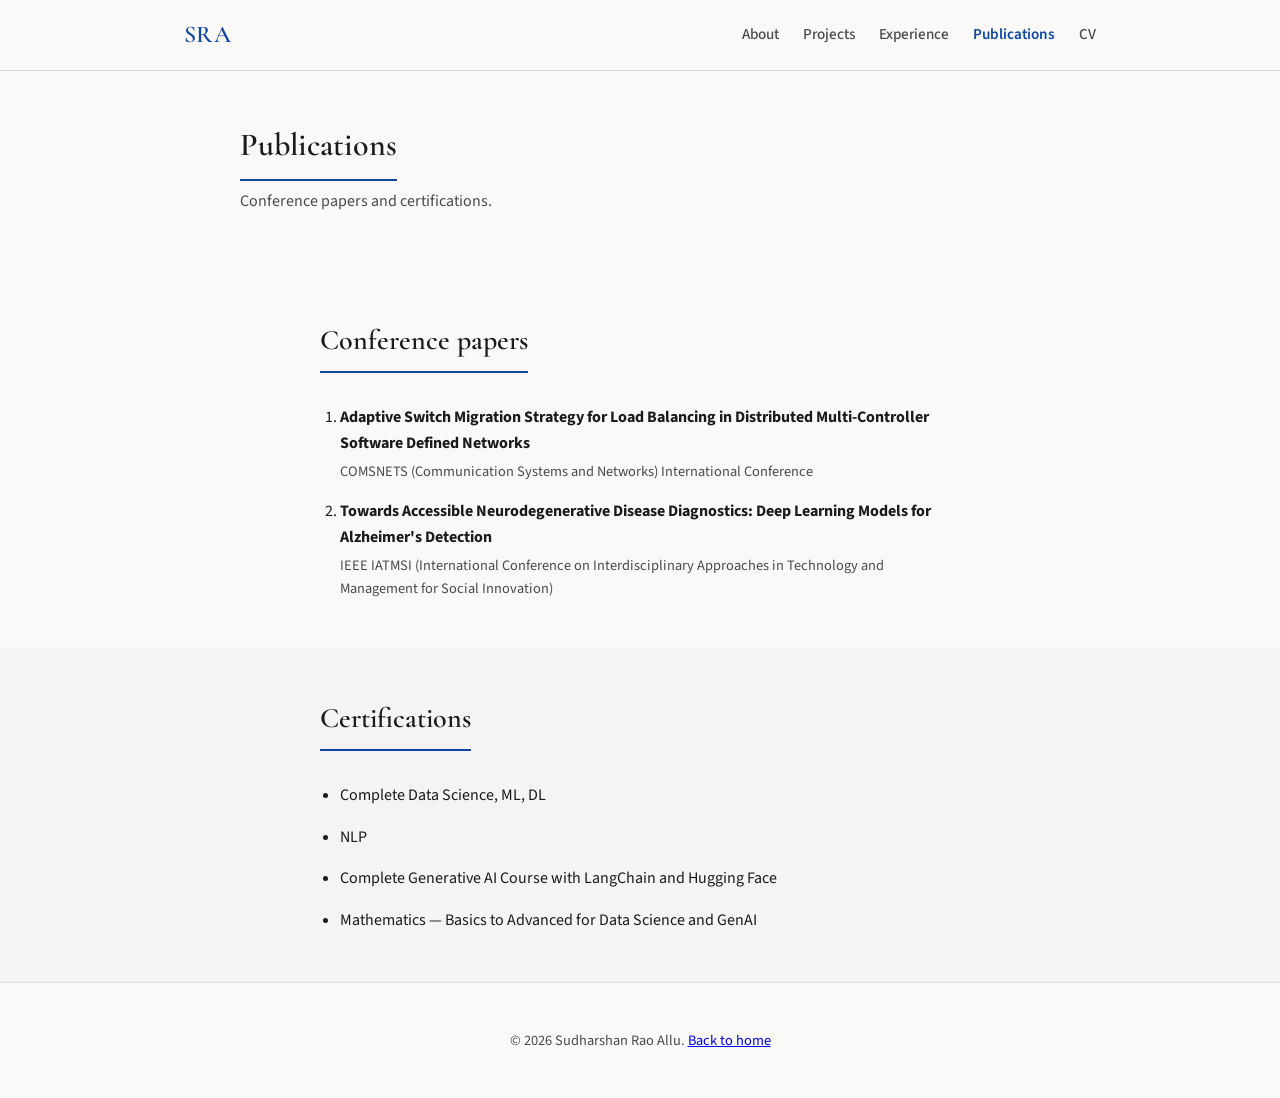
<file: publications.html>
<!DOCTYPE html>
<html lang="en">
<head>
  <meta charset="UTF-8">
  <meta name="viewport" content="width=device-width, initial-scale=1.0">
  <title>Publications | Sudharshan Rao Allu</title>
  <meta name="description" content="Publications and certifications. Sudharshan Rao Allu.">
  <link rel="preconnect" href="https://fonts.googleapis.com">
  <link rel="preconnect" href="https://fonts.gstatic.com" crossorigin>
  <link href="https://fonts.googleapis.com/css2?family=Cormorant+Garamond:ital,wght@0,400;0,600;1,400&family=Source+Sans+3:wght@400;500;600;700&display=swap" rel="stylesheet">
  <link rel="stylesheet" href="styles.css">
</head>
<body class="page-publications">
  <header class="site-header" id="header">
    <nav class="nav" aria-label="Main navigation">
      <a href="index.html" class="nav-logo">SRA</a>
      <button class="nav-toggle" aria-label="Toggle menu" aria-expanded="false">
        <span></span><span></span><span></span>
      </button>
      <ul class="nav-links">
        <li><a href="index.html">About</a></li>
        <li><a href="projects.html">Projects</a></li>
        <li><a href="experience.html">Experience</a></li>
        <li><a href="publications.html">Publications</a></li>
        <li><a href="cv.html">CV</a></li>
      </ul>
    </nav>
  </header>

  <main>
    <section class="section page-head">
      <div class="container">
        <h1 class="page-title">Publications</h1>
        <p class="section-intro">Conference papers and certifications.</p>
      </div>
    </section>

    <section class="section">
      <div class="container container-narrow">
        <h2 class="section-title">Conference papers</h2>
        <ol class="pub-list pub-list-numbered">
          <li>
            <strong><a href="https://ieeexplore.ieee.org/abstract/document/10885650" target="_blank" rel="noopener noreferrer">Adaptive Switch Migration Strategy for Load Balancing in Distributed Multi-Controller Software Defined Networks</a></strong><br>
            <span class="pub-venue">COMSNETS (Communication Systems and Networks) International Conference</span>
          </li>
          <li>
            <strong><a href="https://ieeexplore.ieee.org/document/10984866" target="_blank" rel="noopener noreferrer">Towards Accessible Neurodegenerative Disease Diagnostics: Deep Learning Models for Alzheimer's Detection</a></strong><br>
            <span class="pub-venue">IEEE IATMSI (International Conference on Interdisciplinary Approaches in Technology and Management for Social Innovation)</span>
          </li>
        </ol>
      </div>
    </section>

    <section class="section alt-bg">
      <div class="container container-narrow">
        <h2 class="section-title">Certifications</h2>
        <ul class="cert-list">
          <li><a href="https://www.udemy.com/certificate/UC-f6c74c3d-7b35-4b25-b97d-3a9e857fa924/" target="_blank" rel="noopener noreferrer">Complete Data Science, ML, DL</a></li>
          <li><a href="https://www.udemy.com/certificate/UC-46fd2306-13c8-457b-8643-fe3b304e6f3b/" target="_blank" rel="noopener noreferrer">NLP</a></li>
          <li><a href="https://www.udemy.com/certificate/UC-032db1f8-d3d1-4647-8d08-f1136c41667c/" target="_blank" rel="noopener noreferrer">Complete Generative AI Course with LangChain and Hugging Face</a></li>
          <li>Mathematics — Basics to Advanced for Data Science and GenAI</li>
        </ul>
      </div>
    </section>
  </main>

  <footer class="site-footer">
    <div class="container">
      <p>© <span id="year"></span> Sudharshan Rao Allu. <a href="index.html">Back to home</a></p>
    </div>
  </footer>

  <script src="script.js"></script>
</body>
</html>
</file>
<file: styles.css>
:root {
  --color-bg: #faf9f7;
  --color-surface: #fff;
  --color-text: #1a1a1a;
  --color-text-muted: #4a4a4a;
  --color-accent: #0d47a1;
  --color-accent-light: #1565c0;
  --color-border: #e0ddd9;
  --font-serif: 'Cormorant Garamond', Georgia, serif;
  --font-sans: 'Source Sans 3', -apple-system, BlinkMacSystemFont, sans-serif;
  --space-xs: 0.25rem;
  --space-sm: 0.5rem;
  --space-md: 1rem;
  --space-lg: 1.5rem;
  --space-xl: 2rem;
  --space-2xl: 3rem;
  --radius: 6px;
  --shadow: 0 2px 12px rgba(0, 0, 0, 0.06);
  --transition: 0.2s ease;
}

*, *::before, *::after { box-sizing: border-box; }
html { scroll-behavior: smooth; }
body {
  margin: 0;
  font-family: var(--font-sans);
  font-size: 1rem;
  line-height: 1.6;
  color: var(--color-text);
  background: var(--color-bg);
}

.site-header {
  position: sticky;
  top: 0;
  z-index: 100;
  background: rgba(250, 249, 247, 0.95);
  backdrop-filter: blur(8px);
  border-bottom: 1px solid var(--color-border);
}
.site-header.is-scrolled { box-shadow: var(--shadow); }

.nav {
  max-width: 960px;
  margin: 0 auto;
  padding: var(--space-md) var(--space-lg);
  display: flex;
  align-items: center;
  justify-content: space-between;
}
.nav-logo {
  font-family: var(--font-serif);
  font-weight: 600;
  font-size: 1.5rem;
  color: var(--color-accent);
  text-decoration: none;
  letter-spacing: 0.02em;
}
.nav-links {
  display: flex;
  gap: var(--space-lg);
  list-style: none;
  margin: 0;
  padding: 0;
}
.nav-links a {
  color: var(--color-text-muted);
  text-decoration: none;
  font-weight: 500;
  font-size: 0.95rem;
  transition: color var(--transition);
}
.nav-links a:hover { color: var(--color-accent); }
body.page-about .nav-links a[href="index.html"],
body.page-projects .nav-links a[href="projects.html"],
body.page-experience .nav-links a[href="experience.html"],
body.page-publications .nav-links a[href="publications.html"],
body.page-cv .nav-links a[href="cv.html"] {
  color: var(--color-accent);
  font-weight: 600;
}
.nav-toggle {
  display: none;
  flex-direction: column;
  gap: 5px;
  background: none;
  border: none;
  cursor: pointer;
  padding: var(--space-sm);
}
.nav-toggle span {
  width: 22px;
  height: 2px;
  background: var(--color-text);
}

.hero {
  min-height: 85vh;
  display: flex;
  align-items: center;
  justify-content: center;
  padding: var(--space-2xl) var(--space-lg);
  background: linear-gradient(160deg, #e8eef5 0%, var(--color-bg) 50%, #f0eeeb 100%);
  border-bottom: 1px solid var(--color-border);
}
.hero-content { text-align: center; max-width: 640px; }
.hero-badge {
  display: inline-block;
  font-size: 0.8rem;
  font-weight: 600;
  text-transform: uppercase;
  letter-spacing: 0.08em;
  color: var(--color-accent);
  background: rgba(13, 71, 161, 0.1);
  padding: var(--space-xs) var(--space-md);
  border-radius: 999px;
  margin-bottom: var(--space-lg);
}
.hero-name {
  font-family: var(--font-serif);
  font-size: clamp(2.25rem, 6vw, 3.5rem);
  font-weight: 600;
  margin: 0 0 var(--space-sm);
  letter-spacing: 0.02em;
}
.hero-tagline {
  font-size: 1.2rem;
  color: var(--color-text);
  margin: 0 0 var(--space-xs);
  font-weight: 500;
}
.hero-subtitle, .hero-location {
  font-size: 1rem;
  color: var(--color-text-muted);
  margin: 0 0 var(--space-xs);
}
.hero-location { margin-bottom: var(--space-xl); }
.hero.hero-compact {
  min-height: 60vh;
  padding: var(--space-xl) var(--space-lg);
}
.hero.hero-compact .hero-content { max-width: 100%; }
.hero-cta {
  display: flex;
  gap: var(--space-md);
  justify-content: center;
  flex-wrap: wrap;
}

.highlights {
  padding: var(--space-lg) var(--space-lg);
  background: var(--color-text);
  color: rgba(255,255,255,0.9);
}
.highlights-inner {
  max-width: 800px;
  margin: 0 auto;
  display: flex;
  flex-wrap: wrap;
  justify-content: center;
  gap: var(--space-lg) var(--space-2xl);
  font-size: 0.95rem;
}
.highlight-item strong { color: #fff; }

.btn {
  display: inline-block;
  padding: var(--space-sm) var(--space-lg);
  font-family: var(--font-sans);
  font-weight: 600;
  font-size: 0.95rem;
  text-decoration: none;
  border-radius: var(--radius);
  transition: background var(--transition), color var(--transition);
}
.btn-primary {
  background: var(--color-accent);
  color: #fff;
}
.btn-primary:hover { background: var(--color-accent-light); }
.btn-secondary {
  background: transparent;
  color: var(--color-accent);
  border: 2px solid var(--color-accent);
}
.btn-secondary:hover { background: var(--color-accent); color: #fff; }

.section { padding: var(--space-2xl) var(--space-lg); }
.container { max-width: 800px; margin: 0 auto; }
.container-narrow { max-width: 640px; }
.page-head { padding-bottom: var(--space-lg); }
.page-title {
  font-family: var(--font-serif);
  font-size: 2rem;
  font-weight: 600;
  margin: 0 0 var(--space-sm);
  color: var(--color-text);
  border-bottom: 2px solid var(--color-accent);
  padding-bottom: var(--space-sm);
  display: inline-block;
}
.section-title {
  font-family: var(--font-serif);
  font-size: 1.75rem;
  font-weight: 600;
  margin: 0 0 var(--space-xl);
  color: var(--color-text);
  border-bottom: 2px solid var(--color-accent);
  padding-bottom: var(--space-sm);
  display: inline-block;
}
.section-intro {
  color: var(--color-text-muted);
  font-size: 1rem;
  margin: 0 0 var(--space-xl);
}
.alt-bg { background: rgba(0,0,0,0.02); }

.updates-table-wrap { overflow-x: auto; }
.updates-table {
  width: 100%;
  border-collapse: collapse;
  font-size: 0.95rem;
}
.updates-table td {
  padding: var(--space-sm) var(--space-md) var(--space-sm) 0;
  vertical-align: top;
  border-bottom: 1px solid var(--color-border);
}
.updates-table tr:last-child td { border-bottom: none; }
.updates-date {
  white-space: nowrap;
  color: var(--color-text-muted);
  font-size: 0.9rem;
  width: 6em;
}

.pub-list-numbered { list-style: decimal; padding-left: 1.5rem; }
.pub-list-numbered li { margin-bottom: var(--space-lg); }
.pub-list-numbered .pub-venue { margin-top: var(--space-xs); }

.project-cards-preview { grid-template-columns: repeat(auto-fill, minmax(260px, 1fr)); }
.project-card h3 a {
  color: inherit;
  text-decoration: none;
}
.project-card h3 a:hover { color: var(--color-accent); }

.project-links {
  margin: 0 0 var(--space-md);
  font-size: 0.9rem;
}
.project-links a {
  color: var(--color-accent);
  text-decoration: none;
  margin-right: var(--space-lg);
}
.project-links a:hover { text-decoration: underline; }

.cv-download { margin-top: var(--space-lg); }

.about-content p { margin: 0 0 var(--space-md); }
.about-content .lead { font-size: 1.1rem; color: var(--color-text-muted); }
.about-content .highlight {
  background: rgba(13, 71, 161, 0.08);
  padding: var(--space-md);
  border-radius: var(--radius);
  border-left: 4px solid var(--color-accent);
}

.timeline {
  position: relative;
  padding-left: var(--space-xl);
}
.timeline::before {
  content: '';
  position: absolute;
  left: 6px;
  top: 0;
  bottom: 0;
  width: 2px;
  background: var(--color-border);
}
.timeline-item { position: relative; padding-bottom: var(--space-xl); }
.timeline-item:last-child { padding-bottom: 0; }
.timeline-marker {
  position: absolute;
  left: calc(-1 * var(--space-xl) + 2px);
  top: 0.4em;
  width: 12px;
  height: 12px;
  border-radius: 50%;
  background: var(--color-accent);
  border: 3px solid var(--color-bg);
}
.timeline-content h3 { margin: 0 0 var(--space-xs); font-size: 1.15rem; }
.timeline-content .company { color: var(--color-accent); font-weight: 600; margin: 0 0 var(--space-xs); }
.timeline-content .meta { font-size: 0.9rem; color: var(--color-text-muted); margin: 0 0 var(--space-sm); }
.timeline-content .description { margin: 0; font-size: 0.95rem; color: var(--color-text-muted); }

.project-cards { display: grid; gap: var(--space-lg); }
.project-card {
  background: var(--color-surface);
  padding: var(--space-lg);
  border-radius: var(--radius);
  border: 1px solid var(--color-border);
  box-shadow: var(--shadow);
  transition: box-shadow var(--transition), border-color var(--transition);
}
.project-card:hover {
  box-shadow: 0 4px 20px rgba(0, 0, 0, 0.08);
  border-color: rgba(13, 71, 161, 0.2);
}
.project-card.featured {
  border-color: rgba(13, 71, 161, 0.35);
  padding: var(--space-xl);
}
.project-card.featured h3 { font-size: 1.25rem; }
.project-card h3 {
  margin: 0 0 var(--space-sm);
  font-size: 1.15rem;
  color: var(--color-accent);
}
.project-meta {
  font-size: 0.9rem;
  color: var(--color-text-muted);
  margin: 0 0 var(--space-md);
}
.project-desc {
  margin: 0 0 var(--space-md);
  font-size: 0.95rem;
  color: var(--color-text-muted);
  line-height: 1.6;
}
.project-skills {
  list-style: none;
  margin: 0;
  padding: 0;
  display: flex;
  flex-wrap: wrap;
  gap: var(--space-sm);
}
.project-skills li {
  background: rgba(13, 71, 161, 0.1);
  color: var(--color-accent);
  padding: var(--space-xs) var(--space-md);
  border-radius: 999px;
  font-size: 0.85rem;
  font-weight: 500;
}

.cards { display: grid; gap: var(--space-lg); }
.card {
  background: var(--color-surface);
  padding: var(--space-lg);
  border-radius: var(--radius);
  border: 1px solid var(--color-border);
  box-shadow: var(--shadow);
  transition: box-shadow var(--transition);
}
.card:hover { box-shadow: 0 4px 20px rgba(0, 0, 0, 0.08); }
.card h3 { margin: 0 0 var(--space-xs); font-size: 1.1rem; }
.card .company { color: var(--color-accent); font-weight: 600; margin: 0 0 var(--space-xs); }
.card .meta { font-size: 0.9rem; color: var(--color-text-muted); margin: 0 0 var(--space-xs); }
.card .coursework { font-size: 0.85rem; color: var(--color-text-muted); margin: 0; font-style: italic; }

.skills-grid { display: grid; gap: var(--space-xl); }
.skill-group h4 {
  font-size: 0.9rem;
  text-transform: uppercase;
  letter-spacing: 0.06em;
  color: var(--color-text-muted);
  margin: 0 0 var(--space-md);
}
.skill-tags {
  list-style: none;
  margin: 0;
  padding: 0;
  display: flex;
  flex-wrap: wrap;
  gap: var(--space-sm);
}
.skill-tags li {
  background: var(--color-surface);
  padding: var(--space-xs) var(--space-md);
  border-radius: 999px;
  font-size: 0.9rem;
  border: 1px solid var(--color-border);
}
.skill-tags.lang-tags li span { opacity: 0.85; font-size: 0.85em; }

.pub-list, .cert-list { margin: 0; padding-left: 1.25rem; }
.pub-list li, .cert-list li { margin-bottom: var(--space-md); }
.pub-list li:last-child, .cert-list li:last-child { margin-bottom: 0; }
.pub-list strong a, .cert-list a {
  color: var(--color-text);
  text-decoration: none;
}
.pub-list strong a:hover, .cert-list a:hover {
  color: var(--color-accent);
  text-decoration: underline;
}
.pub-venue { display: block; font-weight: normal; font-size: 0.9rem; color: var(--color-text-muted); margin-top: var(--space-xs); }

.contact-grid {
  display: grid;
  grid-template-columns: repeat(auto-fill, minmax(200px, 1fr));
  gap: var(--space-lg);
  margin-bottom: var(--space-xl);
}
.contact-item {
  display: flex;
  flex-direction: column;
  padding: var(--space-md);
  background: var(--color-surface);
  border-radius: var(--radius);
  border: 1px solid var(--color-border);
  text-decoration: none;
  color: inherit;
  transition: border-color var(--transition), box-shadow var(--transition);
}
a.contact-item:hover {
  border-color: var(--color-accent);
  box-shadow: var(--shadow);
}
.contact-label {
  font-size: 0.8rem;
  text-transform: uppercase;
  letter-spacing: 0.05em;
  color: var(--color-text-muted);
  margin-bottom: var(--space-xs);
}
.contact-value { font-weight: 500; }

.contact-cta {
  display: flex;
  gap: var(--space-md);
  flex-wrap: wrap;
  margin-bottom: var(--space-xl);
}
.contact-cta .btn { margin-right: var(--space-sm); }
.contact-note { color: var(--color-text-muted); font-size: 0.95rem; margin: 0; }

.site-footer {
  padding: var(--space-xl) var(--space-lg);
  text-align: center;
  color: var(--color-text-muted);
  font-size: 0.9rem;
  border-top: 1px solid var(--color-border);
}

@media (max-width: 700px) {
  .nav-toggle { display: flex; }
  .nav-links {
    position: fixed;
    top: 0;
    right: 0;
    height: 100vh;
    width: 240px;
    background: var(--color-surface);
    flex-direction: column;
    padding: var(--space-2xl) var(--space-lg);
    gap: var(--space-md);
    box-shadow: -4px 0 20px rgba(0,0,0,0.1);
    transform: translateX(100%);
    transition: transform 0.25s ease;
  }
  .nav-links.is-open { transform: translateX(0); }
  .hero-cta { flex-direction: column; }
  .timeline { padding-left: var(--space-lg); }
  .timeline-marker { left: calc(-1 * var(--space-lg) + 2px); }
}

@media print {
  :root { --color-bg: #fff; --color-surface: #fff; --color-border: #ccc; }
  .site-header { position: static; background: #fff; }
  .nav-toggle { display: none !important; }
  .nav-links { display: flex !important; transform: none !important; position: static !important; height: auto !important; width: auto !important; box-shadow: none !important; }
  .hero { min-height: auto; padding: var(--space-xl) 0; page-break-after: avoid; }
  .section { padding: var(--space-lg) 0; page-break-inside: avoid; }
  .btn { border: 1px solid #333; }
  .card, .project-card { box-shadow: none; border: 1px solid #ddd; }
  .contact-item { break-inside: avoid; }
  a[href]::after { content: none; }
  body { font-size: 11pt; }
}
</file>
